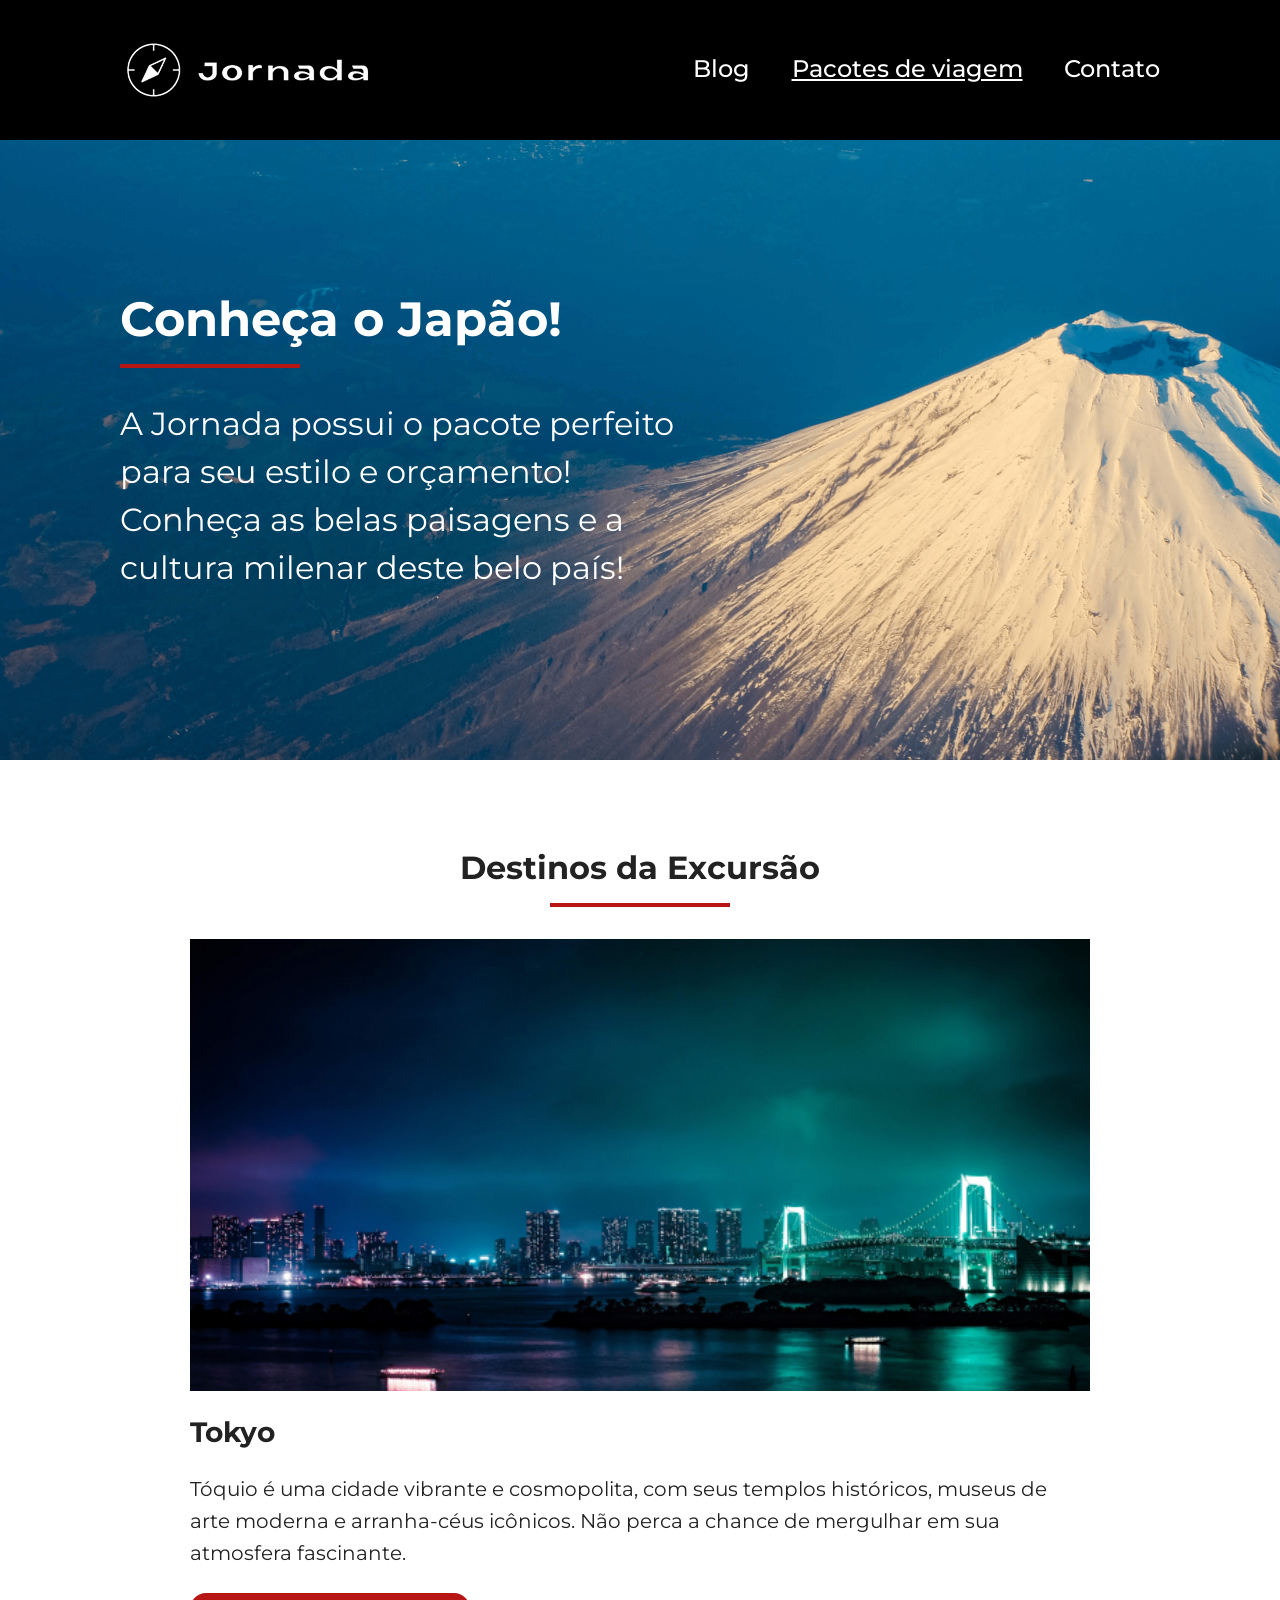
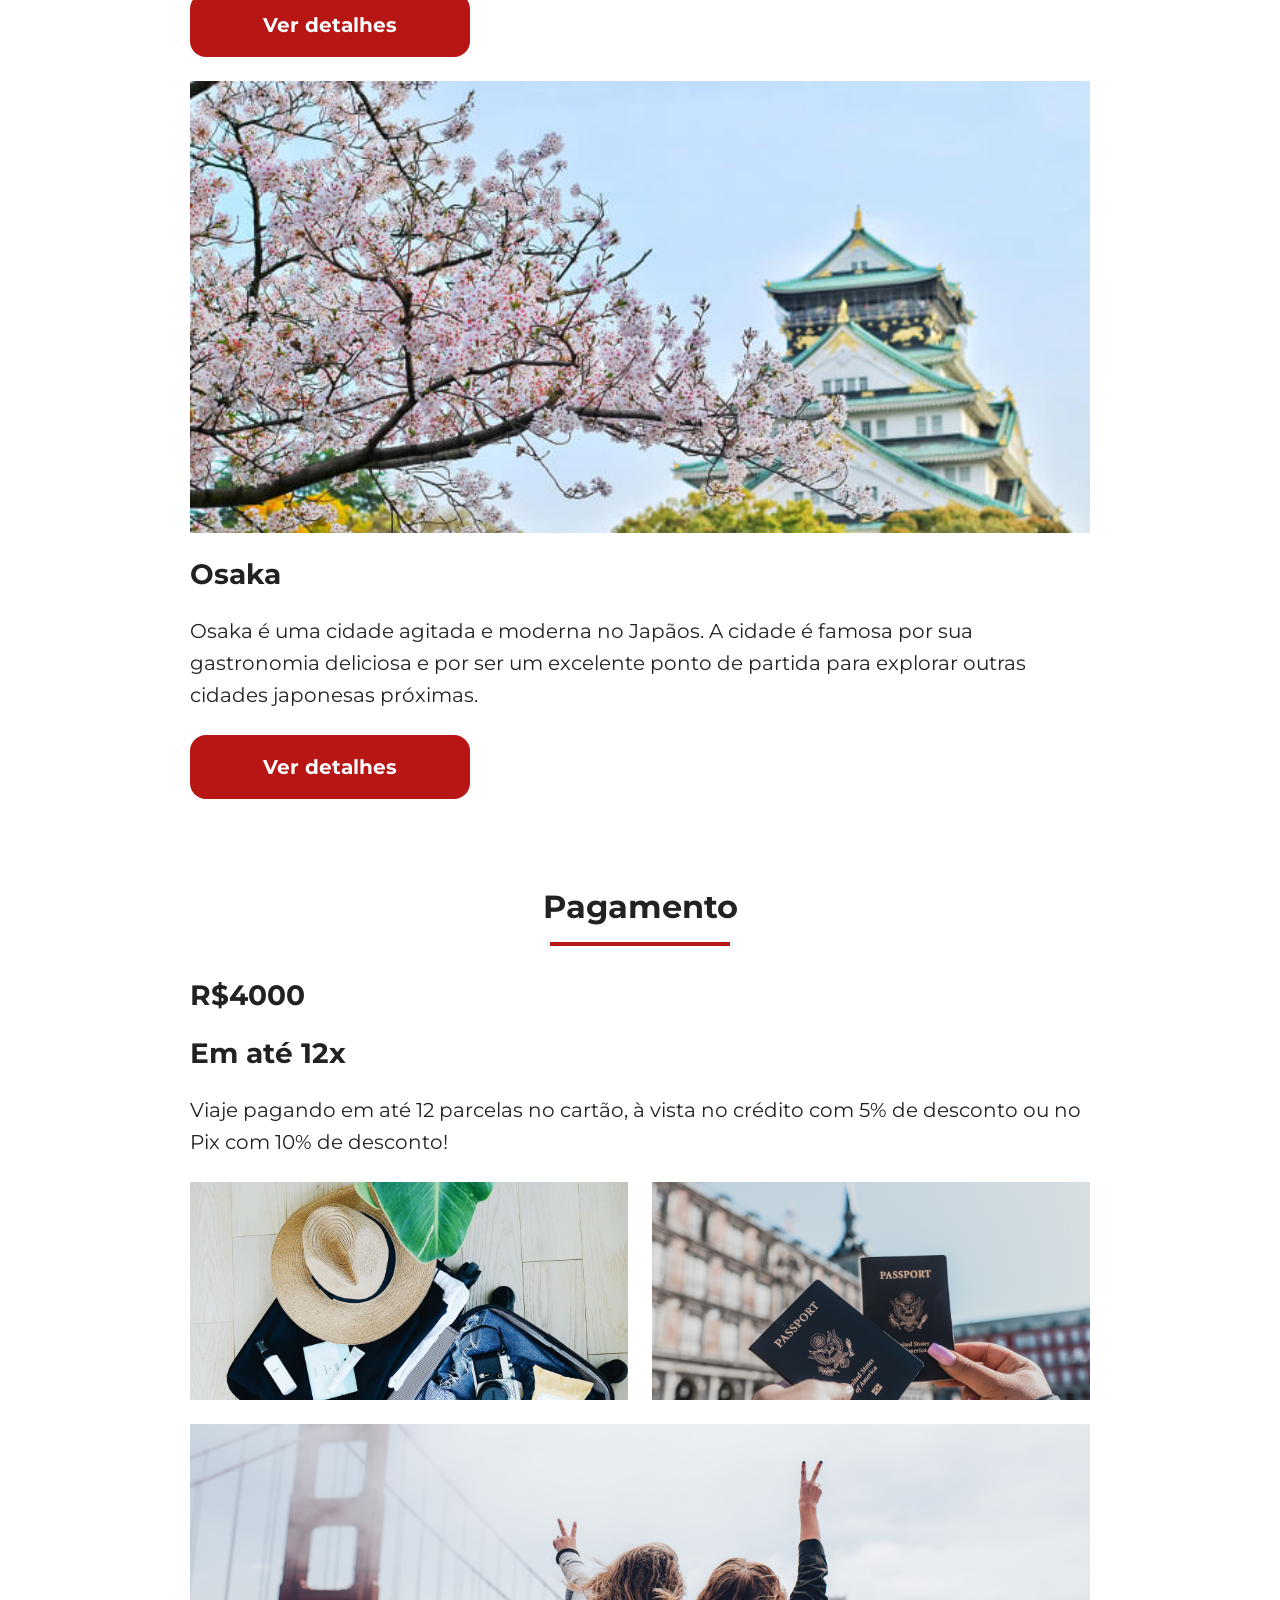
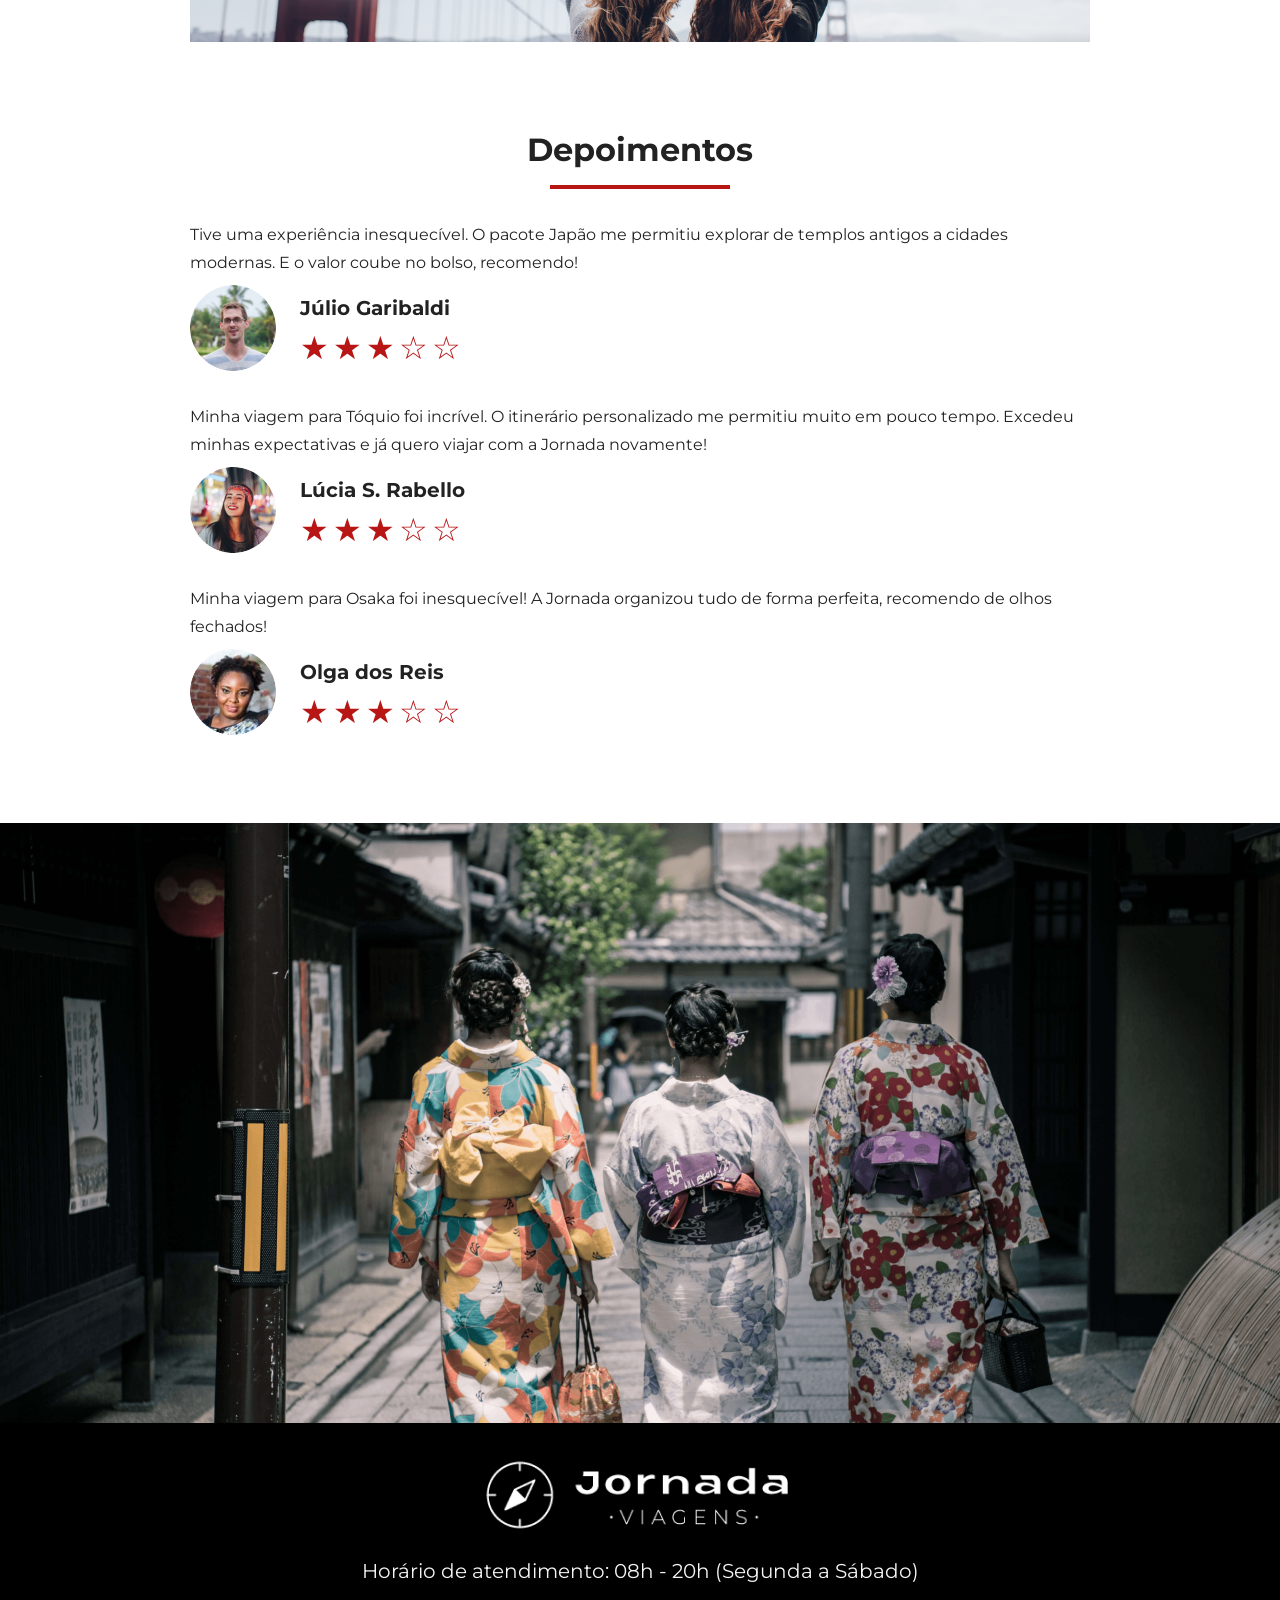
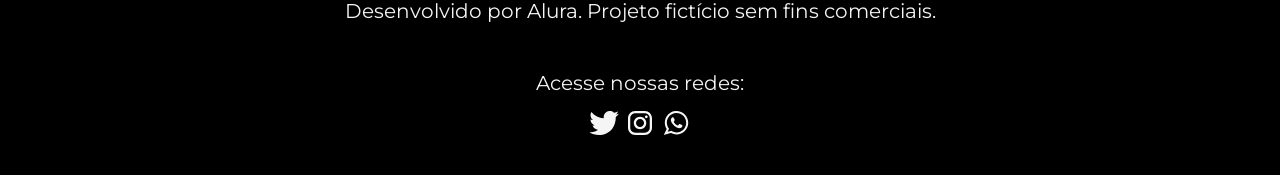
<file: pacotes-de-viagens.html>
<!doctype html>
<html lang="pt-BR">
  <head>
    <meta charset="UTF-8" />
    <meta name="viewport" content="width=device-width, initial-scale=1.0" />
    <meta
      name="description"
      content="Jornada Viagens,uma agência apaixonada por criar viagens inesquecíveis"
    />

    <meta name="og:title" content="Jornada Viagens" />
    <meta
      name="og:description"
      content="Jornada Viagens,uma agência apaixonada por criar viagens inesquecíveis"
    />
    <meta
      name="og:image"
      content="https://helber-rodrigues.github.io/JornadaViagens/img/logo-footer.png"
    />
    <meta name="og:type" content="website" />
    <meta
      name="og:url"
      content="https://helber-rodrigues.github.io/JornadaViagens"
    />

    <link rel="icon" href="img/favico.svg" type="xml/svg" />
    <link rel="stylesheet" href="./css/style.css" />

    <title>Jornada Viagens</title>
  </head>
  <body>
    <header class="main-header">
      <a class="logo" href="index.html" title="voltar para a página inicial">
        <img
          class="img-mobile"
          src="img/bussola-jornada-branca.png"
          alt="Bussola do logo Jornada Viagens na cor branca"
        />
        <img
          class="img-desktop"
          src="img/bussola-texto-jornada-branca.png"
          alt="Logo Jornada Viagens na cor branca"
        />
      </a>
      <div class="navigation-menu">
        <label for="menu">
          <img src="img/menu.png" alt="menu" />
        </label>
        <input type="checkbox" id="menu" hidden />
        <nav>
          <ul class="list-links">
            <li>
              <a href="blog.html" target="_blank" title="Acessar Blog">Blog</a>
            </li>
            <li>
              <a
                class="active"
                href="pacotes-de-viagens.html"
                target="_blank"
                title="Acessar Pacotes de viagem"
                >Pacotes de viagem</a
              >
            </li>
            <li>
              <a href="contato.html" target="_blank" title="Acessar Contato"
                >Contato</a
              >
            </li>
          </ul>
        </nav>
      </div>
    </header>
    <section class="travel-packages hero">
      <div class="hero-img">
        <div class="hero-content">
          <h1>Conheça o Japão!</h1>
          <hr />
          <p>
            A Jornada possui o pacote perfeito para seu estilo e orçamento!
            Conheça as belas paisagens e a cultura milenar deste belo país!
          </p>
        </div>
      </div>
    </section>

    <section class="travel-packages destinations">
      <div class="section-title">
        <h2>Destinos da Excursão</h2>
        <hr />
      </div>
      <div class="destination-items">
        <article class="item tokyo">
          <header>
            <div class="img-item"></div>
            <h3 class="content-title">Tokyo</h3>
          </header>
          <p class="content-text">
            Tóquio é uma cidade vibrante e cosmopolita, com seus templos
            históricos, museus de arte moderna e arranha-céus icônicos. Não
            perca a chance de mergulhar em sua atmosfera fascinante.
          </p>
          <footer>
            <a
              href="#"
              class="button"
              target="_blank"
              title="Veja mais detalhes do destino Tokyo"
              >Ver detalhes</a
            >
          </footer>
        </article>
        <article class="item osaka">
          <header>
            <div class="img-item"></div>
            <h3 class="content-title">Osaka</h3>
          </header>
          <p class="content-text">
            Osaka é uma cidade agitada e moderna no Japãos. A cidade é famosa
            por sua gastronomia deliciosa e por ser um excelente ponto de
            partida para explorar outras cidades japonesas próximas.
          </p>
          <footer>
            <a
              href="#"
              class="button"
              target="_blank"
              title="Veja mais detalhes do destino Osaka"
              >Ver detalhes</a
            >
          </footer>
        </article>
      </div>
    </section>
    <section class="travel-packages payments">
      <div class="section-title">
        <h2>Pagamento</h2>
        <hr />
      </div>
      <div class="content-container">
        <div class="text-content">
          <h3 class="content-title">R$4000</h3>
          <h3 class="content-title">Em até 12x</h3>

          <p class="content-text">
            Viaje pagando em até 12 parcelas no cartão, à vista no crédito com
            5% de desconto ou no Pix com 10% de desconto!
          </p>
        </div>
        <div class="image-gallery">
          <div class="image first"></div>
          <div class="image second"></div>
          <div class="image thirdy colspan-2"></div>
        </div>
      </div>
    </section>
    <section class="testimonials">
      <div class="section-title">
        <h2>Depoimentos</h2>
        <hr />
      </div>
      <div class="testimonial-container">
        <article>
          <header>
            <p>
              Tive uma experiência inesquecível. O pacote Japão me permitiu
              explorar de templos antigos a cidades modernas. E o valor coube no
              bolso, recomendo!
            </p>
          </header>
          <footer>
            <img
              src="img/travel-packages/avatar-julio.png"
              alt="imagem de perfil do cliente Júlio Garibaldi"
            />
            <div class="profile-content">
              <h3>Júlio Garibaldi</h3>
              <div class="rating">
                <span class="star">★</span>
                <span class="star">★</span>
                <span class="star">★</span>
                <span class="star">☆</span>
                <span class="star">☆</span>
              </div>
            </div>
          </footer>
        </article>
        <article>
          <header>
            <p>
              Minha viagem para Tóquio foi incrível. O itinerário personalizado
              me permitiu muito em pouco tempo. Excedeu minhas expectativas e já
              quero viajar com a Jornada novamente!
            </p>
          </header>
          <footer>
            <img
              src="img/travel-packages/avatar-lucia.png"
              alt="imagem de perfil da cliente Lúcia S. Rabello"
            />
            <div class="profile-content">
              <h3>Lúcia S. Rabello</h3>
              <div class="rating">
                <span class="star">★</span>
                <span class="star">★</span>
                <span class="star">★</span>
                <span class="star">☆</span>
                <span class="star">☆</span>
              </div>
            </div>
          </footer>
        </article>
        <article>
          <header>
            <p>
              Minha viagem para Osaka foi inesquecível! A Jornada organizou tudo
              de forma perfeita, recomendo de olhos fechados!
            </p>
          </header>
          <footer>
            <img
              src="img/travel-packages/avatar-olga.png"
              alt="imagem de perfil da cliente Olga dos Reis"
            />
            <div class="profile-content">
              <h3>Olga dos Reis</h3>
              <div class="rating">
                <span class="star">★</span>
                <span class="star">★</span>
                <span class="star">★</span>
                <span class="star">☆</span>
                <span class="star">☆</span>
              </div>
            </div>
          </footer>
        </article>
      </div>
    </section>
    <section class="travel-packages bottom-hero">
      <div class="hero-img"></div>
    </section>
    <footer class="main-footer">
      <div class="footer-content">
        <img src="img/logo-footer.png" alt="logo completo Jornada Viagens" />
        <p>Horário de atendimento: 08h - 20h (Segunda a Sábado)</p>
        <p>Desenvolvido por Alura. Projeto fictício sem fins comerciais.</p>
      </div>
      <div class="footer-social">
        <p>Acesse nossas redes:</p>

        <a href="#" target="_blank" title="Acesse o Twitter do Jornada Viagens"
          ><img
            src="img/icon-twitter.svg"
            alt="icone do Twitter na cor branca"
        /></a>

        <a
          href="#"
          target="_blank"
          title="Acesse o Instagram do Jornada Viagens"
          ><img
            src="img/icon-instagram.svg"
            alt="icone do Instagram na cor branca"
        /></a>

        <a href="#" target="_blank" title="Entre em contato através do whatsapp"
          ><img
            src="img/icon-whatsapp.svg"
            alt="icone do whatsapp na cor branca"
        /></a>
      </div>
    </footer>
  </body>
</html>
</file>
<file: css/style.css>
@import url("./global.css");
@import url("./header.css");
@import url("./hero.css");
@import url("./offers.css");
@import url("./categories.css");
@import url("./destinations.css");
@import url("./payments.css");
@import url("./testimonials.css");
@import url("./footer.css");
</file>
